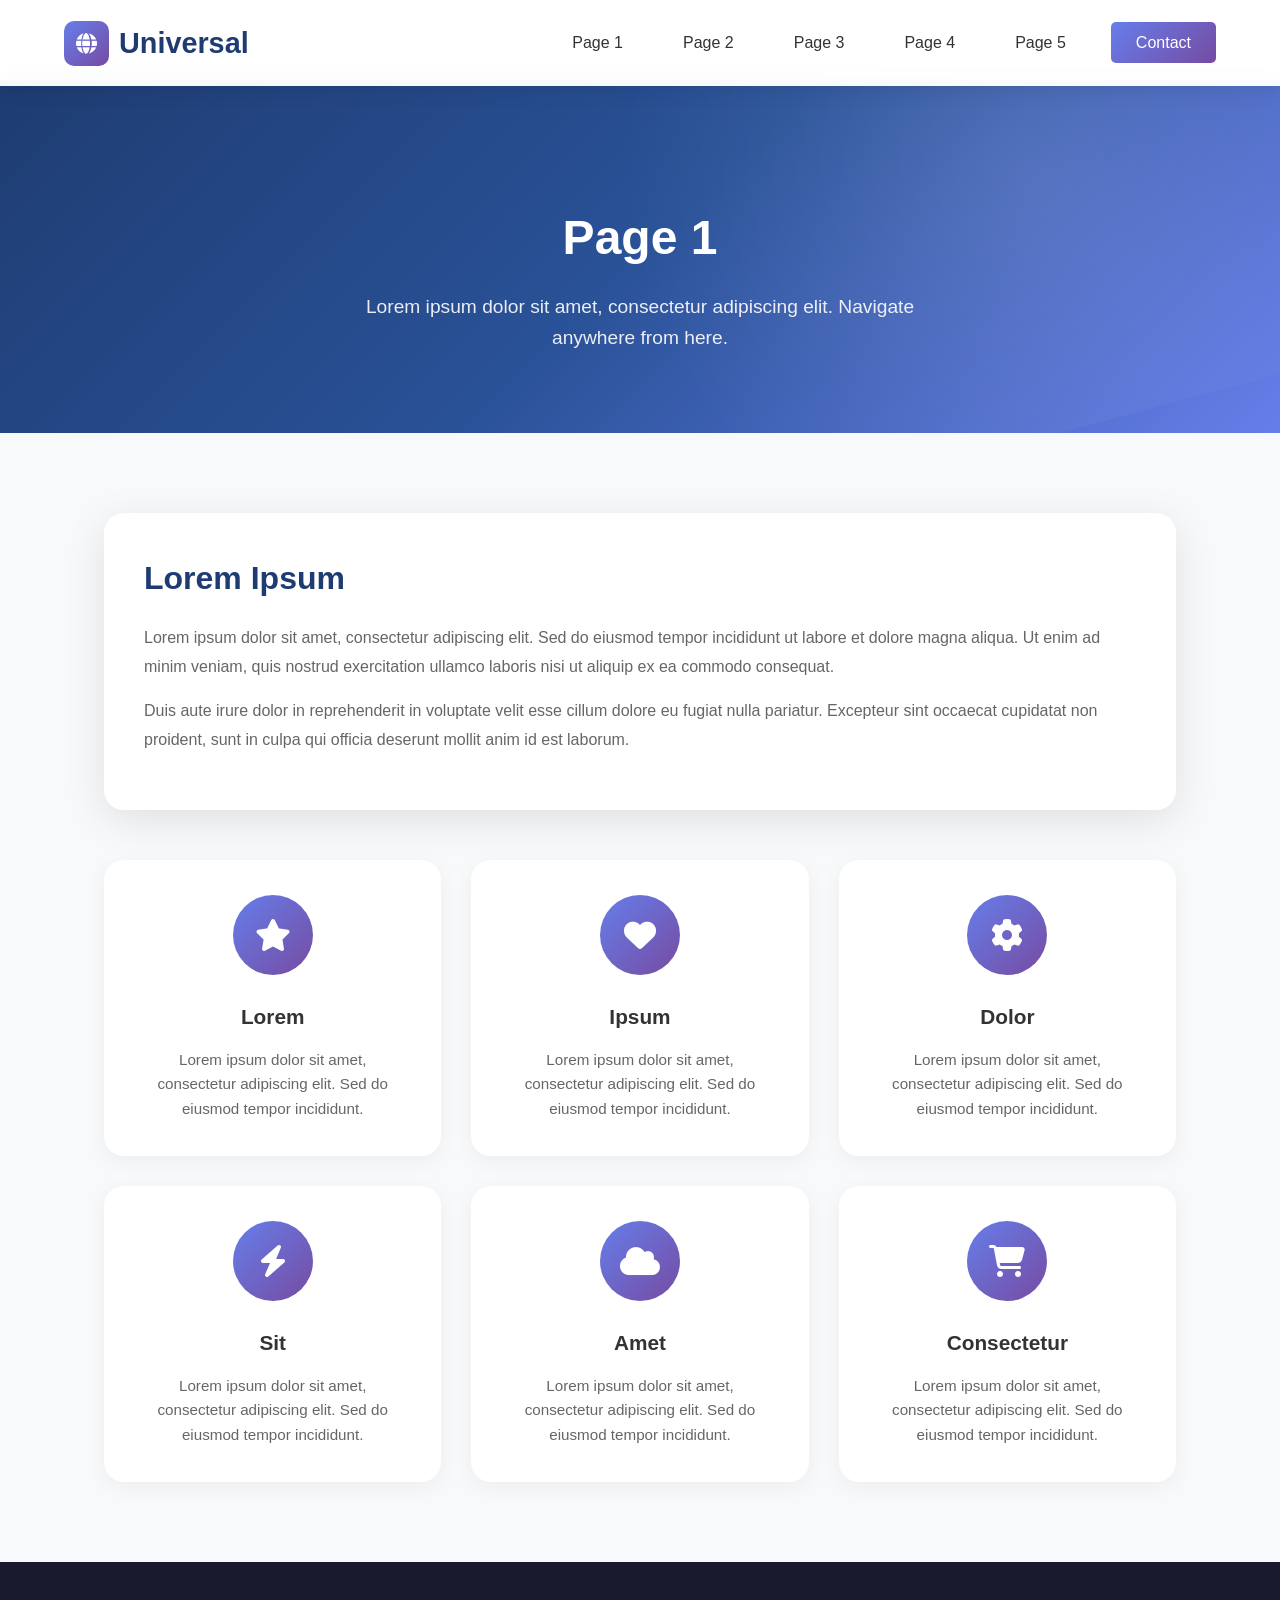
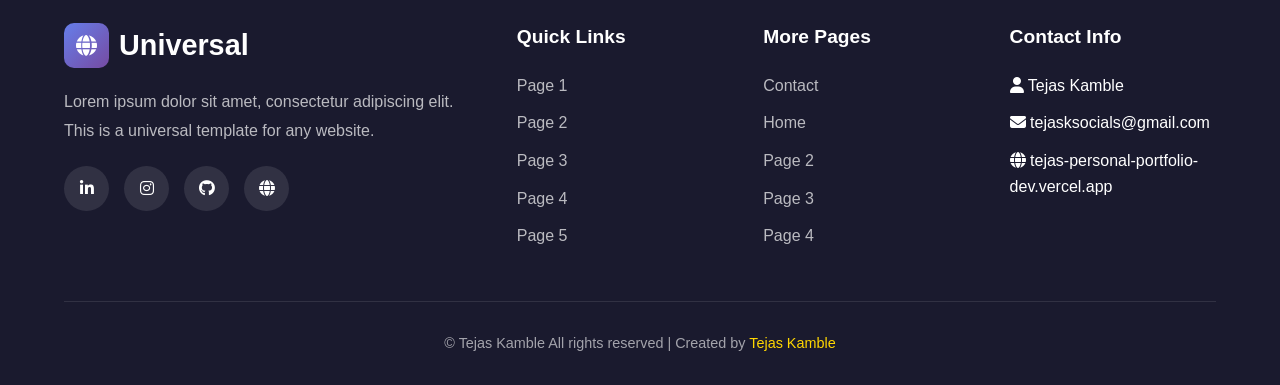
<file: index.html>
<!DOCTYPE html>
<html lang="en">
<head>
    <meta charset="UTF-8">
    <meta name="viewport" content="width=device-width, initial-scale=1.0">
    <title>Page 1 - Universal Template</title>
    <link rel="stylesheet" href="https://cdnjs.cloudflare.com/ajax/libs/font-awesome/6.4.0/css/all.min.css">
    <link rel="stylesheet" href="style.css">
</head>
<body>
    <!-- Navigation -->
    <nav>
        <a href="page1.html" class="logo">
            <div class="logo-icon">
                <i class="fas fa-globe"></i>
            </div>
            Universal
        </a>
        <ul class="nav-links">
            <li><a href="index.html">Page 1</a></li>
            <li><a href="about.html">Page 2</a></li>
            <li><a href="projects.html">Page 3</a></li>
            <li><a href="skills.html">Page 4</a></li>
            <li><a href="feedback.html">Page 5</a></li>
            <li><a href="contact.html" class="nav-btn">Contact</a></li>
        </ul>
        <div class="hamburger">
            <span></span>
            <span></span>
            <span></span>
        </div>
    </nav>

    <!-- Mobile Menu -->
    <div class="mobile-menu">
        <a href="index.html">Page 1</a>
        <a href="about.html">Page 2</a>
        <a href="projects.html">Page 3</a>
        <a href="skills.html">Page 4</a>
        <a href="feedback.html">Page 5</a>
        <a href="contact.html" class="nav-btn">Contact</a>
    </div>

    <!-- Main Content -->
    <main>
        <!-- Page Hero -->
        <section class="page-hero">
            <h1>Page 1</h1>
            <p>Lorem ipsum dolor sit amet, consectetur adipiscing elit. Navigate anywhere from here.</p>
        </section>

        <!-- Content Section -->
        <section class="content-section">
            <div class="content-card">
                <h2>Lorem Ipsum</h2>
                <p>Lorem ipsum dolor sit amet, consectetur adipiscing elit. Sed do eiusmod tempor incididunt ut labore et dolore magna aliqua. Ut enim ad minim veniam, quis nostrud exercitation ullamco laboris nisi ut aliquip ex ea commodo consequat.</p>
                <p>Duis aute irure dolor in reprehenderit in voluptate velit esse cillum dolore eu fugiat nulla pariatur. Excepteur sint occaecat cupidatat non proident, sunt in culpa qui officia deserunt mollit anim id est laborum.</p>
            </div>

            <div class="features-grid">
                <div class="feature-item">
                    <div class="feature-icon">
                        <i class="fas fa-star"></i>
                    </div>
                    <h3>Lorem</h3>
                    <p>Lorem ipsum dolor sit amet, consectetur adipiscing elit. Sed do eiusmod tempor incididunt.</p>
                </div>
                <div class="feature-item">
                    <div class="feature-icon">
                        <i class="fas fa-heart"></i>
                    </div>
                    <h3>Ipsum</h3>
                    <p>Lorem ipsum dolor sit amet, consectetur adipiscing elit. Sed do eiusmod tempor incididunt.</p>
                </div>
                <div class="feature-item">
                    <div class="feature-icon">
                        <i class="fas fa-cog"></i>
                    </div>
                    <h3>Dolor</h3>
                    <p>Lorem ipsum dolor sit amet, consectetur adipiscing elit. Sed do eiusmod tempor incididunt.</p>
                </div>
                <div class="feature-item">
                    <div class="feature-icon">
                        <i class="fas fa-bolt"></i>
                    </div>
                    <h3>Sit</h3>
                    <p>Lorem ipsum dolor sit amet, consectetur adipiscing elit. Sed do eiusmod tempor incididunt.</p>
                </div>
                <div class="feature-item">
                    <div class="feature-icon">
                        <i class="fas fa-cloud"></i>
                    </div>
                    <h3>Amet</h3>
                    <p>Lorem ipsum dolor sit amet, consectetur adipiscing elit. Sed do eiusmod tempor incididunt.</p>
                </div>
                <div class="feature-item">
                    <div class="feature-icon">
                        <i class="fas fa-shopping-cart"></i>
                    </div>
                    <h3>Consectetur</h3>
                    <p>Lorem ipsum dolor sit amet, consectetur adipiscing elit. Sed do eiusmod tempor incididunt.</p>
                </div>
            </div>
        </section>
    </main>

    <!-- Footer -->
    <footer>
        <div class="footer-grid">
            <div class="footer-about">
                <a href="page1.html" class="logo">
                    <div class="logo-icon">
                        <i class="fas fa-globe"></i>
                    </div>
                    Universal
                </a>
                <p>Lorem ipsum dolor sit amet, consectetur adipiscing elit. This is a universal template for any website.</p>
                <div class="footer-social">
                    <a href="https://www.linkedin.com/in/tejas-kamble-5342443b1?utm_source=share_via&utm_content=profile&utm_medium=member_android" target="_blank" rel="noopener noreferrer" title="LinkedIn"><i class="fab fa-linkedin-in"></i></a>
                    <a href="https://www.instagram.com/tejasworkspace_u1?igsh=MXRzcG55N3psbWxzbw==" target="_blank" rel="noopener noreferrer" title="Instagram"><i class="fab fa-instagram"></i></a>
                    <a href="https://github.com/tejasworkspacews1-ui" target="_blank" rel="noopener noreferrer" title="GitHub"><i class="fab fa-github"></i></a>
                    <a href="https://tejas-personal-portfolio-dev.vercel.app/" target="_blank" rel="noopener noreferrer" title="Website"><i class="fas fa-globe"></i></a>
                </div>
            </div>
            <div class="footer-column">
                <h4>Quick Links</h4>
                <ul>
                    <li><a href="page1.html">Page 1</a></li>
                    <li><a href="page2.html">Page 2</a></li>
                    <li><a href="page3.html">Page 3</a></li>
                    <li><a href="page4.html">Page 4</a></li>
                    <li><a href="page5.html">Page 5</a></li>
                </ul>
            </div>
            <div class="footer-column">
                <h4>More Pages</h4>
                <ul>
                    <li><a href="contact.html">Contact</a></li>
                    <li><a href="page1.html">Home</a></li>
                    <li><a href="page2.html">Page 2</a></li>
                    <li><a href="page3.html">Page 3</a></li>
                    <li><a href="page4.html">Page 4</a></li>
                </ul>
            </div>
            <div class="footer-column">
                <h4>Contact Info</h4>
                <ul>
                    <li><i class="fas fa-user"></i> Tejas Kamble</li>
                    <li><i class="fas fa-envelope"></i> tejasksocials@gmail.com</li>
                    <li><i class="fas fa-globe"></i> tejas-personal-portfolio-dev.vercel.app</li>
                </ul>
            </div>
        </div>
        <div class="footer-bottom">
            <p>&copy; Tejas Kamble All rights reserved | Created by <a href="https://tejas-personal-portfolio-dev.vercel.app/" target="_blank" rel="noopener noreferrer">Tejas Kamble</a></p>
        </div>
    </footer>

    <script src="script.js"></script>
</body>
</html>
</file>
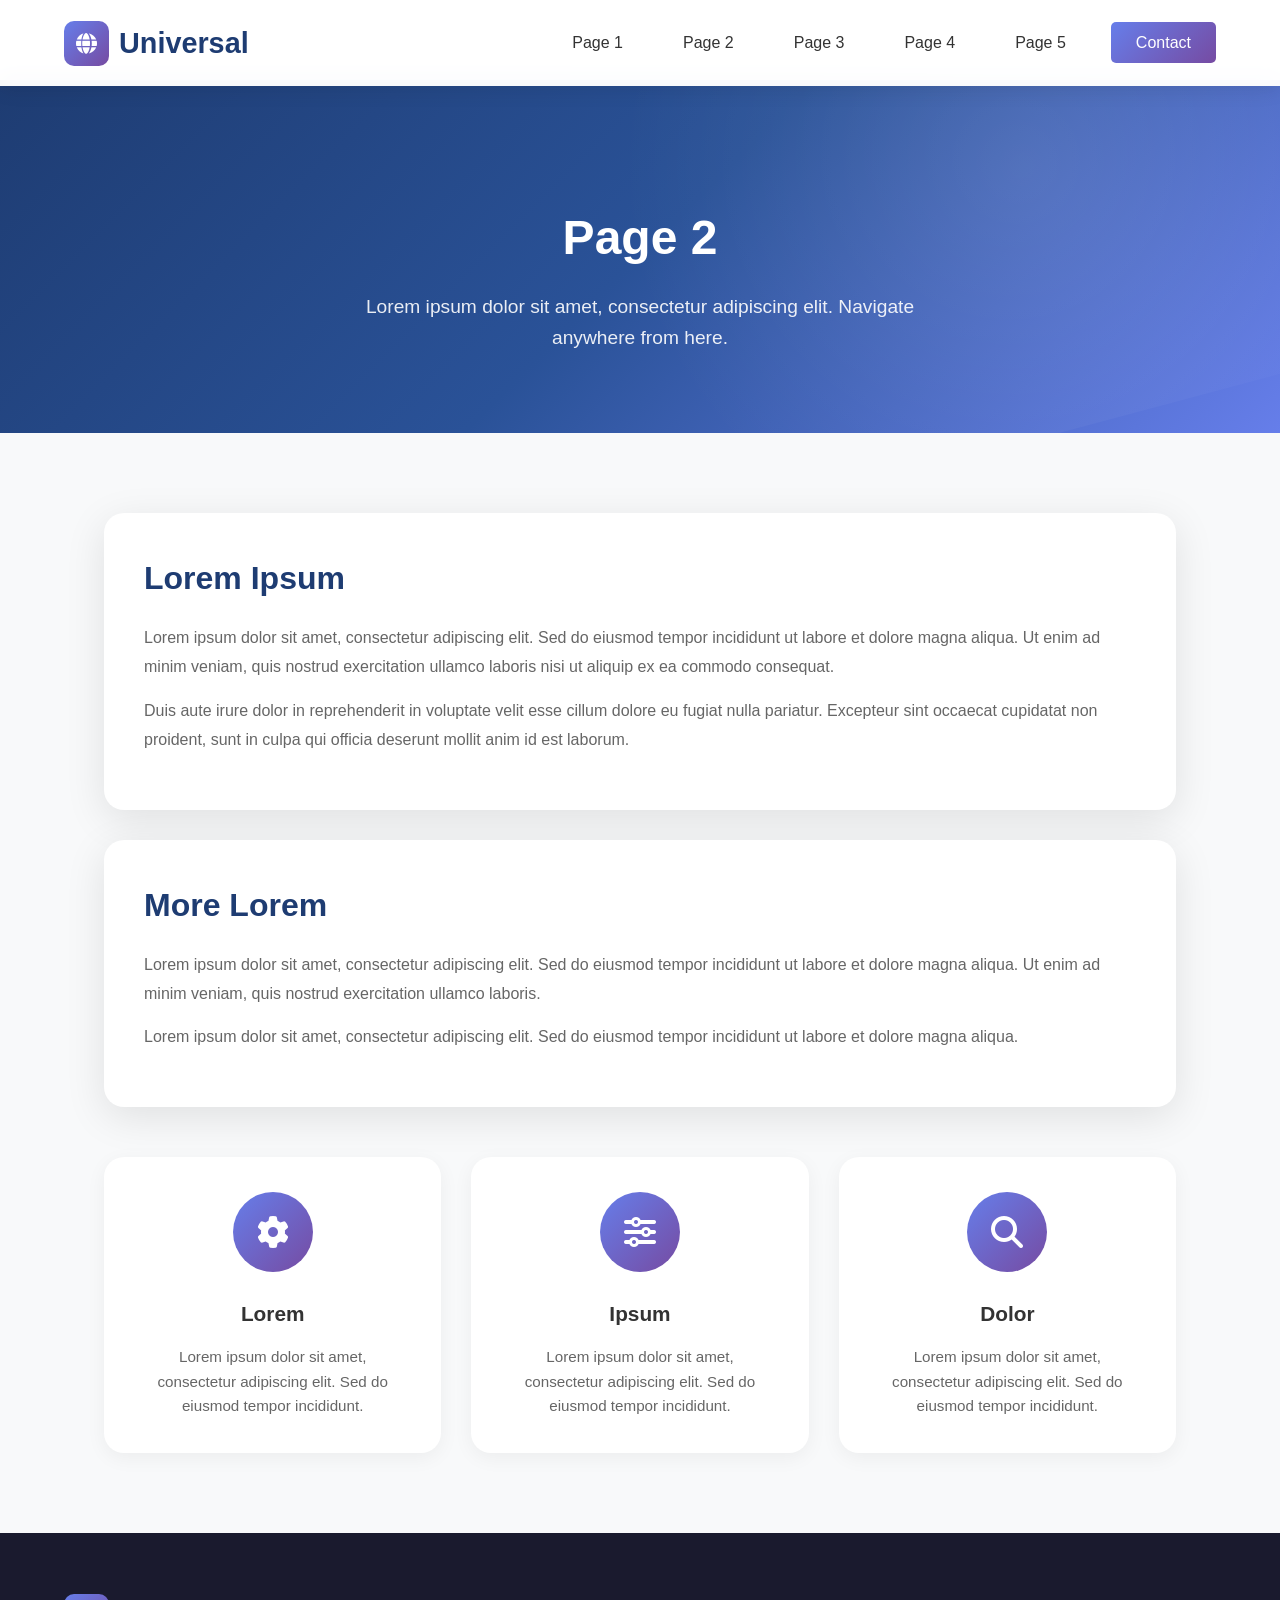
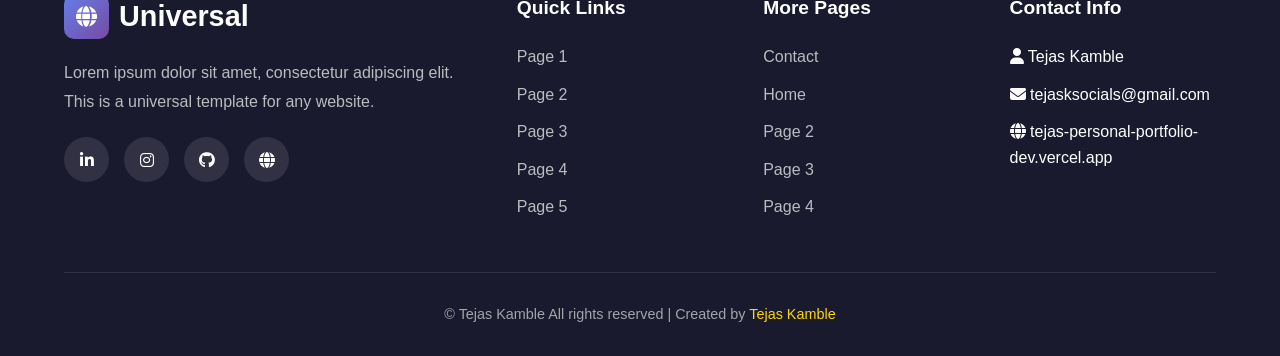
<file: about.html>
<!DOCTYPE html>
<html lang="en">
<head>
    <meta charset="UTF-8">
    <meta name="viewport" content="width=device-width, initial-scale=1.0">
    <title>Page 2 - Universal Template</title>
    <link rel="stylesheet" href="https://cdnjs.cloudflare.com/ajax/libs/font-awesome/6.4.0/css/all.min.css">
    <link rel="stylesheet" href="style.css">
</head>
<body>
    <!-- Navigation -->
    <nav>
        <a href="page1.html" class="logo">
            <div class="logo-icon">
                <i class="fas fa-globe"></i>
            </div>
            Universal
        </a>
        <ul class="nav-links">
           <li><a href="index.html">Page 1</a></li>
            <li><a href="about.html">Page 2</a></li>
            <li><a href="projects.html">Page 3</a></li>
            <li><a href="skills.html">Page 4</a></li>
            <li><a href="feedback.html">Page 5</a></li>
            <li><a href="contact.html" class="nav-btn">Contact</a></li>
        </ul>
        <div class="hamburger">
            <span></span>
            <span></span>
            <span></span>
        </div>
    </nav>

   <!-- Mobile Menu -->
    <div class="mobile-menu">
        <a href="index.html">Page 1</a>
        <a href="about.html">Page 2</a>
        <a href="projects.html">Page 3</a>
        <a href="skills.html">Page 4</a>
        <a href="feedback.html">Page 5</a>
        <a href="contact.html" class="nav-btn">Contact</a>
    </div>
    
    <!-- Main Content -->
    <main>
        <!-- Page Hero -->
        <section class="page-hero">
            <h1>Page 2</h1>
            <p>Lorem ipsum dolor sit amet, consectetur adipiscing elit. Navigate anywhere from here.</p>
        </section>

        <!-- Content Section -->
        <section class="content-section">
            <div class="content-card">
                <h2>Lorem Ipsum</h2>
                <p>Lorem ipsum dolor sit amet, consectetur adipiscing elit. Sed do eiusmod tempor incididunt ut labore et dolore magna aliqua. Ut enim ad minim veniam, quis nostrud exercitation ullamco laboris nisi ut aliquip ex ea commodo consequat.</p>
                <p>Duis aute irure dolor in reprehenderit in voluptate velit esse cillum dolore eu fugiat nulla pariatur. Excepteur sint occaecat cupidatat non proident, sunt in culpa qui officia deserunt mollit anim id est laborum.</p>
            </div>

            <div class="content-card">
                <h2>More Lorem</h2>
                <p>Lorem ipsum dolor sit amet, consectetur adipiscing elit. Sed do eiusmod tempor incididunt ut labore et dolore magna aliqua. Ut enim ad minim veniam, quis nostrud exercitation ullamco laboris.</p>
                <p>Lorem ipsum dolor sit amet, consectetur adipiscing elit. Sed do eiusmod tempor incididunt ut labore et dolore magna aliqua.</p>
            </div>

            <div class="features-grid">
                <div class="feature-item">
                    <div class="feature-icon">
                        <i class="fas fa-cog"></i>
                    </div>
                    <h3>Lorem</h3>
                    <p>Lorem ipsum dolor sit amet, consectetur adipiscing elit. Sed do eiusmod tempor incididunt.</p>
                </div>
                <div class="feature-item">
                    <div class="feature-icon">
                        <i class="fas fa-sliders-h"></i>
                    </div>
                    <h3>Ipsum</h3>
                    <p>Lorem ipsum dolor sit amet, consectetur adipiscing elit. Sed do eiusmod tempor incididunt.</p>
                </div>
                <div class="feature-item">
                    <div class="feature-icon">
                        <i class="fas fa-search"></i>
                    </div>
                    <h3>Dolor</h3>
                    <p>Lorem ipsum dolor sit amet, consectetur adipiscing elit. Sed do eiusmod tempor incididunt.</p>
                </div>
            </div>
        </section>
    </main>

    <!-- Footer -->
    <footer>
        <div class="footer-grid">
            <div class="footer-about">
                <a href="page1.html" class="logo">
                    <div class="logo-icon">
                        <i class="fas fa-globe"></i>
                    </div>
                    Universal
                </a>
                <p>Lorem ipsum dolor sit amet, consectetur adipiscing elit. This is a universal template for any website.</p>
                <div class="footer-social">
                    <a href="https://www.linkedin.com/in/tejas-kamble-5342443b1?utm_source=share_via&utm_content=profile&utm_medium=member_android" target="_blank" rel="noopener noreferrer" title="LinkedIn"><i class="fab fa-linkedin-in"></i></a>
                    <a href="https://www.instagram.com/tejasworkspace_u1?igsh=MXRzcG55N3psbWxzbw==" target="_blank" rel="noopener noreferrer" title="Instagram"><i class="fab fa-instagram"></i></a>
                    <a href="https://github.com/tejasworkspacews1-ui" target="_blank" rel="noopener noreferrer" title="GitHub"><i class="fab fa-github"></i></a>
                    <a href="https://tejas-personal-portfolio-dev.vercel.app/" target="_blank" rel="noopener noreferrer" title="Website"><i class="fas fa-globe"></i></a>
                </div>
            </div>
            <div class="footer-column">
                <h4>Quick Links</h4>
                <ul>
                    <li><a href="page1.html">Page 1</a></li>
                    <li><a href="page2.html">Page 2</a></li>
                    <li><a href="page3.html">Page 3</a></li>
                    <li><a href="page4.html">Page 4</a></li>
                    <li><a href="page5.html">Page 5</a></li>
                </ul>
            </div>
            <div class="footer-column">
                <h4>More Pages</h4>
                <ul>
                    <li><a href="contact.html">Contact</a></li>
                    <li><a href="page1.html">Home</a></li>
                    <li><a href="page2.html">Page 2</a></li>
                    <li><a href="page3.html">Page 3</a></li>
                    <li><a href="page4.html">Page 4</a></li>
                </ul>
            </div>
            <div class="footer-column">
                <h4>Contact Info</h4>
                <ul>
                    <li><i class="fas fa-user"></i> Tejas Kamble</li>
                    <li><i class="fas fa-envelope"></i> tejasksocials@gmail.com</li>
                    <li><i class="fas fa-globe"></i> tejas-personal-portfolio-dev.vercel.app</li>
                </ul>
            </div>
        </div>
        <div class="footer-bottom">
            <p>&copy; Tejas Kamble All rights reserved | Created by <a href="https://tejas-personal-portfolio-dev.vercel.app/" target="_blank" rel="noopener noreferrer">Tejas Kamble</a></p>
        </div>
    </footer>

    <script src="script.js"></script>
</body>
</html>
</file>
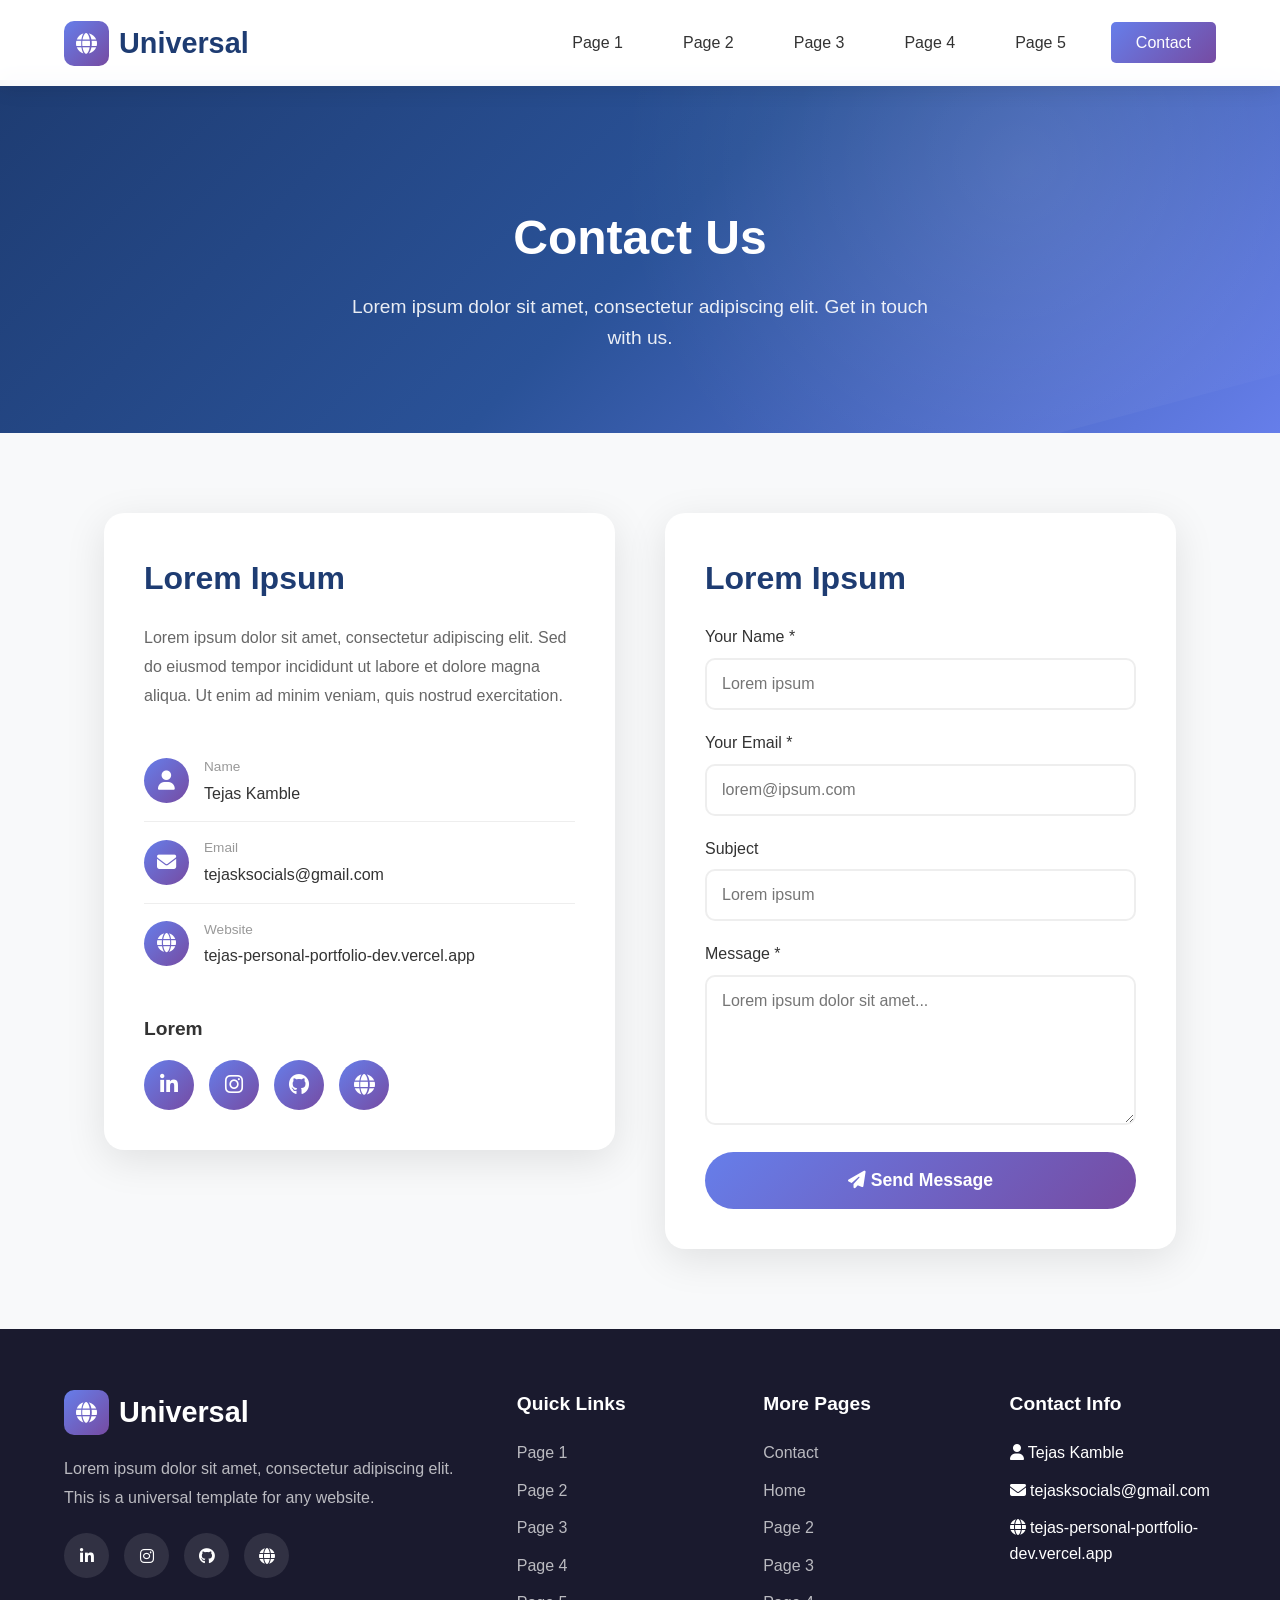
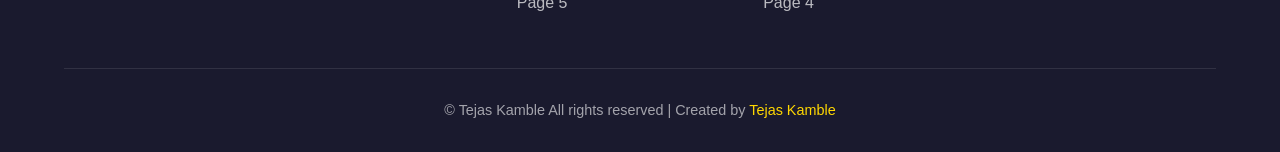
<file: contact.html>
<!DOCTYPE html>
<html lang="en">
<head>
    <meta charset="UTF-8">
    <meta name="viewport" content="width=device-width, initial-scale=1.0">
    <title>Contact - Universal Template</title>
    <link rel="stylesheet" href="https://cdnjs.cloudflare.com/ajax/libs/font-awesome/6.4.0/css/all.min.css">
    <link rel="stylesheet" href="style.css">
</head>
<body>
    <!-- Navigation -->
    <nav>
        <a href="page1.html" class="logo">
            <div class="logo-icon">
                <i class="fas fa-globe"></i>
            </div>
            Universal
        </a>
        <ul class="nav-links">
            <li><a href="index.html">Page 1</a></li>
            <li><a href="about.html">Page 2</a></li>
            <li><a href="projects.html">Page 3</a></li>
            <li><a href="skills.html">Page 4</a></li>
            <li><a href="feedback.html">Page 5</a></li>
            <li><a href="contact.html" class="nav-btn">Contact</a></li>
        </ul>
        <div class="hamburger">
            <span></span>
            <span></span>
            <span></span>
        </div>
    </nav>

    <!-- Mobile Menu -->
    <div class="mobile-menu">
        <a href="index.html">Page 1</a>
        <a href="about.html">Page 2</a>
        <a href="projects.html">Page 3</a>
        <a href="skills.html">Page 4</a>
        <a href="feedback.html">Page 5</a>
        <a href="contact.html" class="nav-btn">Contact</a>
    </div>

    <!-- Main Content -->
    <main>
        <!-- Page Hero -->
        <section class="page-hero">
            <h1>Contact Us</h1>
            <p>Lorem ipsum dolor sit amet, consectetur adipiscing elit. Get in touch with us.</p>
        </section>

        <!-- Contact Section -->
        <section class="content-section">
            <div class="contact-container">
                <!-- Contact Info -->
                <div class="contact-info">
                    <h2>Lorem Ipsum</h2>
                    <p>Lorem ipsum dolor sit amet, consectetur adipiscing elit. Sed do eiusmod tempor incididunt ut labore et dolore magna aliqua. Ut enim ad minim veniam, quis nostrud exercitation.</p>
                    
                    <ul class="contact-details">
                        <li>
                            <i class="fas fa-user"></i>
                            <div class="info-text">
                                <div class="info-label">Name</div>
                                <div class="info-value">Tejas Kamble</div>
                            </div>
                        </li>
                        <li>
                            <i class="fas fa-envelope"></i>
                            <div class="info-text">
                                <div class="info-label">Email</div>
                                <div class="info-value">tejasksocials@gmail.com</div>
                            </div>
                        </li>
                        <li>
                            <i class="fas fa-globe"></i>
                            <div class="info-text">
                                <div class="info-label">Website</div>
                                <div class="info-value">tejas-personal-portfolio-dev.vercel.app</div>
                            </div>
                        </li>
                    </ul>

                    <div class="social-links-section">
                        <h3>Lorem</h3>
                        <div class="social-icons">
                            <a href="https://www.linkedin.com/in/tejas-kamble-5342443b1?utm_source=share_via&utm_content=profile&utm_medium=member_android" target="_blank" rel="noopener noreferrer" title="LinkedIn">
                                <i class="fab fa-linkedin-in"></i>
                            </a>
                            <a href="https://www.instagram.com/tejasworkspace_u1?igsh=MXRzcG55N3psbWxzbw==" target="_blank" rel="noopener noreferrer" title="Instagram">
                                <i class="fab fa-instagram"></i>
                            </a>
                            <a href="https://github.com/tejasworkspacews1-ui" target="_blank" rel="noopener noreferrer" title="GitHub">
                                <i class="fab fa-github"></i>
                            </a>
                            <a href="https://tejas-personal-portfolio-dev.vercel.app/" target="_blank" rel="noopener noreferrer" title="Website">
                                <i class="fas fa-globe"></i>
                            </a>
                        </div>
                    </div>
                </div>

                <!-- Contact Form -->
                <div class="contact-form">
                    <h2>Lorem Ipsum</h2>
                    <form id="contactForm">
                        <div class="form-group">
                            <label for="name">Your Name *</label>
                            <input type="text" id="name" name="name" required placeholder="Lorem ipsum">
                        </div>
                        <div class="form-group">
                            <label for="email">Your Email *</label>
                            <input type="email" id="email" name="email" required placeholder="lorem@ipsum.com">
                        </div>
                        <div class="form-group">
                            <label for="subject">Subject</label>
                            <input type="text" id="subject" name="subject" placeholder="Lorem ipsum">
                        </div>
                        <div class="form-group">
                            <label for="message">Message *</label>
                            <textarea id="message" name="message" required placeholder="Lorem ipsum dolor sit amet..."></textarea>
                        </div>
                        <button type="submit" class="submit-btn">
                            <i class="fas fa-paper-plane"></i> Send Message
                        </button>
                    </form>
                </div>
            </div>
        </section>
    </main>

    <!-- Footer -->
    <footer>
        <div class="footer-grid">
            <div class="footer-about">
                <a href="page1.html" class="logo">
                    <div class="logo-icon">
                        <i class="fas fa-globe"></i>
                    </div>
                    Universal
                </a>
                <p>Lorem ipsum dolor sit amet, consectetur adipiscing elit. This is a universal template for any website.</p>
                <div class="footer-social">
                    <a href="https://www.linkedin.com/in/tejas-kamble-5342443b1?utm_source=share_via&utm_content=profile&utm_medium=member_android" target="_blank" rel="noopener noreferrer" title="LinkedIn"><i class="fab fa-linkedin-in"></i></a>
                    <a href="https://www.instagram.com/tejasworkspace_u1?igsh=MXRzcG55N3psbWxzbw==" target="_blank" rel="noopener noreferrer" title="Instagram"><i class="fab fa-instagram"></i></a>
                    <a href="https://github.com/tejasworkspacews1-ui" target="_blank" rel="noopener noreferrer" title="GitHub"><i class="fab fa-github"></i></a>
                    <a href="https://tejas-personal-portfolio-dev.vercel.app/" target="_blank" rel="noopener noreferrer" title="Website"><i class="fas fa-globe"></i></a>
                </div>
            </div>
            <div class="footer-column">
                <h4>Quick Links</h4>
                <ul>
                    <li><a href="page1.html">Page 1</a></li>
                    <li><a href="page2.html">Page 2</a></li>
                    <li><a href="page3.html">Page 3</a></li>
                    <li><a href="page4.html">Page 4</a></li>
                    <li><a href="page5.html">Page 5</a></li>
                </ul>
            </div>
            <div class="footer-column">
                <h4>More Pages</h4>
                <ul>
                    <li><a href="contact.html">Contact</a></li>
                    <li><a href="page1.html">Home</a></li>
                    <li><a href="page2.html">Page 2</a></li>
                    <li><a href="page3.html">Page 3</a></li>
                    <li><a href="page4.html">Page 4</a></li>
                </ul>
            </div>
            <div class="footer-column">
                <h4>Contact Info</h4>
                <ul>
                    <li><i class="fas fa-user"></i> Tejas Kamble</li>
                    <li><i class="fas fa-envelope"></i> tejasksocials@gmail.com</li>
                    <li><i class="fas fa-globe"></i> tejas-personal-portfolio-dev.vercel.app</li>
                </ul>
            </div>
        </div>
        <div class="footer-bottom">
            <p>&copy; Tejas Kamble All rights reserved | Created by <a href="https://tejas-personal-portfolio-dev.vercel.app/" target="_blank" rel="noopener noreferrer">Tejas Kamble</a></p>
        </div>
    </footer>

    <script src="script.js"></script>
</body>
</html>
</file>
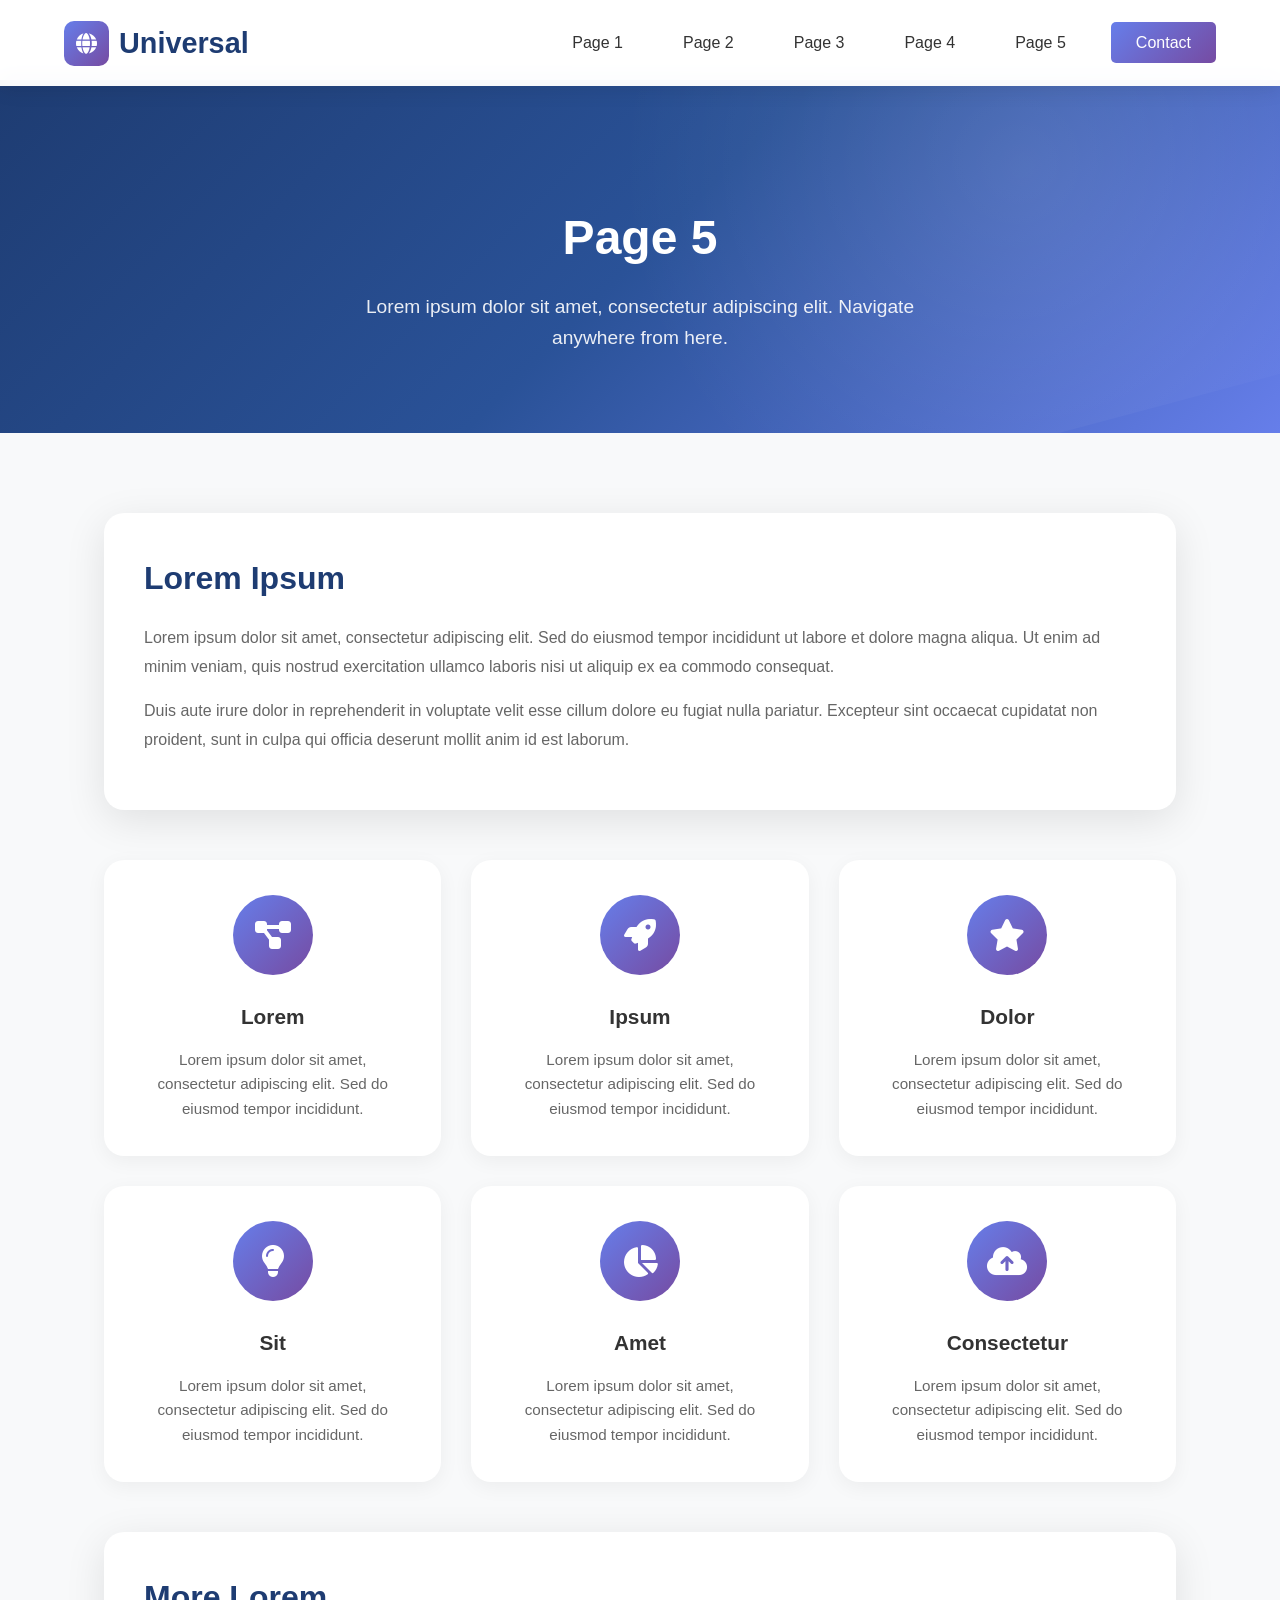
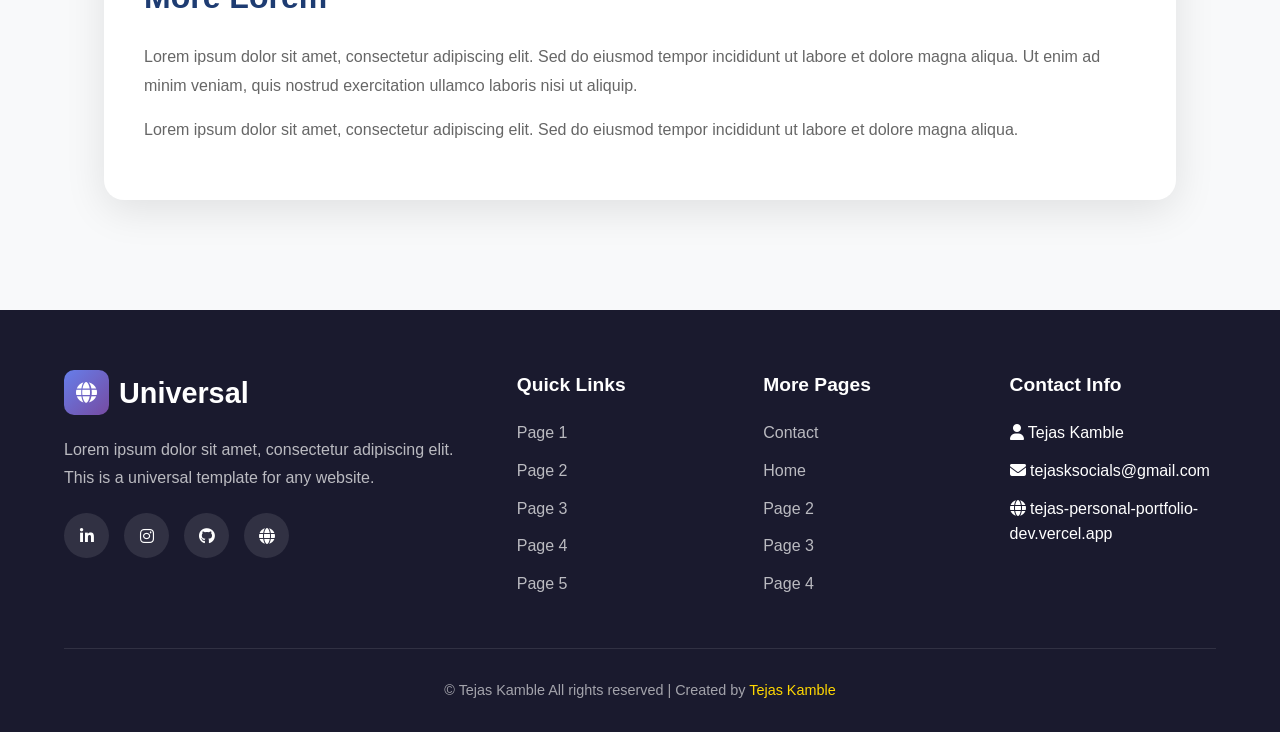
<file: feedback.html>
<!DOCTYPE html>
<html lang="en">
<head>
    <meta charset="UTF-8">
    <meta name="viewport" content="width=device-width, initial-scale=1.0">
    <title>Page 5 - Universal Template</title>
    <link rel="stylesheet" href="https://cdnjs.cloudflare.com/ajax/libs/font-awesome/6.4.0/css/all.min.css">
    <link rel="stylesheet" href="style.css">
</head>
<body>
    <!-- Navigation -->
    <nav>
        <a href="page1.html" class="logo">
            <div class="logo-icon">
                <i class="fas fa-globe"></i>
            </div>
            Universal
        </a>
        <ul class="nav-links">
           <li><a href="index.html">Page 1</a></li>
            <li><a href="about.html">Page 2</a></li>
            <li><a href="projects.html">Page 3</a></li>
            <li><a href="skills.html">Page 4</a></li>
            <li><a href="feedback.html">Page 5</a></li>
            <li><a href="contact.html" class="nav-btn">Contact</a></li>
        </ul>
        <div class="hamburger">
            <span></span>
            <span></span>
            <span></span>
        </div>
    </nav>

    <!-- Mobile Menu -->
    <div class="mobile-menu">
        <a href="index.html">Page 1</a>
        <a href="about.html">Page 2</a>
        <a href="projects.html">Page 3</a>
        <a href="skills.html">Page 4</a>
        <a href="feedback.html">Page 5</a>
        <a href="contact.html" class="nav-btn">Contact</a>
    </div>

    <!-- Main Content -->
    <main>
        <!-- Page Hero -->
        <section class="page-hero">
            <h1>Page 5</h1>
            <p>Lorem ipsum dolor sit amet, consectetur adipiscing elit. Navigate anywhere from here.</p>
        </section>

        <!-- Content Section -->
        <section class="content-section">
            <div class="content-card">
                <h2>Lorem Ipsum</h2>
                <p>Lorem ipsum dolor sit amet, consectetur adipiscing elit. Sed do eiusmod tempor incididunt ut labore et dolore magna aliqua. Ut enim ad minim veniam, quis nostrud exercitation ullamco laboris nisi ut aliquip ex ea commodo consequat.</p>
                <p>Duis aute irure dolor in reprehenderit in voluptate velit esse cillum dolore eu fugiat nulla pariatur. Excepteur sint occaecat cupidatat non proident, sunt in culpa qui officia deserunt mollit anim id est laborum.</p>
            </div>

            <div class="features-grid">
                <div class="feature-item">
                    <div class="feature-icon">
                        <i class="fas fa-project-diagram"></i>
                    </div>
                    <h3>Lorem</h3>
                    <p>Lorem ipsum dolor sit amet, consectetur adipiscing elit. Sed do eiusmod tempor incididunt.</p>
                </div>
                <div class="feature-item">
                    <div class="feature-icon">
                        <i class="fas fa-rocket"></i>
                    </div>
                    <h3>Ipsum</h3>
                    <p>Lorem ipsum dolor sit amet, consectetur adipiscing elit. Sed do eiusmod tempor incididunt.</p>
                </div>
                <div class="feature-item">
                    <div class="feature-icon">
                        <i class="fas fa-star"></i>
                    </div>
                    <h3>Dolor</h3>
                    <p>Lorem ipsum dolor sit amet, consectetur adipiscing elit. Sed do eiusmod tempor incididunt.</p>
                </div>
                <div class="feature-item">
                    <div class="feature-icon">
                        <i class="fas fa-lightbulb"></i>
                    </div>
                    <h3>Sit</h3>
                    <p>Lorem ipsum dolor sit amet, consectetur adipiscing elit. Sed do eiusmod tempor incididunt.</p>
                </div>
                <div class="feature-item">
                    <div class="feature-icon">
                        <i class="fas fa-chart-pie"></i>
                    </div>
                    <h3>Amet</h3>
                    <p>Lorem ipsum dolor sit amet, consectetur adipiscing elit. Sed do eiusmod tempor incididunt.</p>
                </div>
                <div class="feature-item">
                    <div class="feature-icon">
                        <i class="fas fa-cloud-upload"></i>
                    </div>
                    <h3>Consectetur</h3>
                    <p>Lorem ipsum dolor sit amet, consectetur adipiscing elit. Sed do eiusmod tempor incididunt.</p>
                </div>
            </div>

            <div class="content-card" style="margin-top: 50px;">
                <h2>More Lorem</h2>
                <p>Lorem ipsum dolor sit amet, consectetur adipiscing elit. Sed do eiusmod tempor incididunt ut labore et dolore magna aliqua. Ut enim ad minim veniam, quis nostrud exercitation ullamco laboris nisi ut aliquip.</p>
                <p>Lorem ipsum dolor sit amet, consectetur adipiscing elit. Sed do eiusmod tempor incididunt ut labore et dolore magna aliqua.</p>
            </div>
        </section>
    </main>

    <!-- Footer -->
    <footer>
        <div class="footer-grid">
            <div class="footer-about">
                <a href="page1.html" class="logo">
                    <div class="logo-icon">
                        <i class="fas fa-globe"></i>
                    </div>
                    Universal
                </a>
                <p>Lorem ipsum dolor sit amet, consectetur adipiscing elit. This is a universal template for any website.</p>
                <div class="footer-social">
                    <a href="https://www.linkedin.com/in/tejas-kamble-5342443b1?utm_source=share_via&utm_content=profile&utm_medium=member_android" target="_blank" rel="noopener noreferrer" title="LinkedIn"><i class="fab fa-linkedin-in"></i></a>
                    <a href="https://www.instagram.com/tejasworkspace_u1?igsh=MXRzcG55N3psbWxzbw==" target="_blank" rel="noopener noreferrer" title="Instagram"><i class="fab fa-instagram"></i></a>
                    <a href="https://github.com/tejasworkspacews1-ui" target="_blank" rel="noopener noreferrer" title="GitHub"><i class="fab fa-github"></i></a>
                    <a href="https://tejas-personal-portfolio-dev.vercel.app/" target="_blank" rel="noopener noreferrer" title="Website"><i class="fas fa-globe"></i></a>
                </div>
            </div>
            <div class="footer-column">
                <h4>Quick Links</h4>
                <ul>
                    <li><a href="page1.html">Page 1</a></li>
                    <li><a href="page2.html">Page 2</a></li>
                    <li><a href="page3.html">Page 3</a></li>
                    <li><a href="page4.html">Page 4</a></li>
                    <li><a href="page5.html">Page 5</a></li>
                </ul>
            </div>
            <div class="footer-column">
                <h4>More Pages</h4>
                <ul>
                    <li><a href="contact.html">Contact</a></li>
                    <li><a href="page1.html">Home</a></li>
                    <li><a href="page2.html">Page 2</a></li>
                    <li><a href="page3.html">Page 3</a></li>
                    <li><a href="page4.html">Page 4</a></li>
                </ul>
            </div>
            <div class="footer-column">
                <h4>Contact Info</h4>
                <ul>
                    <li><i class="fas fa-user"></i> Tejas Kamble</li>
                    <li><i class="fas fa-envelope"></i> tejasksocials@gmail.com</li>
                    <li><i class="fas fa-globe"></i> tejas-personal-portfolio-dev.vercel.app</li>
                </ul>
            </div>
        </div>
        <div class="footer-bottom">
            <p>&copy; Tejas Kamble All rights reserved | Created by <a href="https://tejas-personal-portfolio-dev.vercel.app/" target="_blank" rel="noopener noreferrer">Tejas Kamble</a></p>
        </div>
    </footer>

    <script src="script.js"></script>
</body>
</html>
</file>
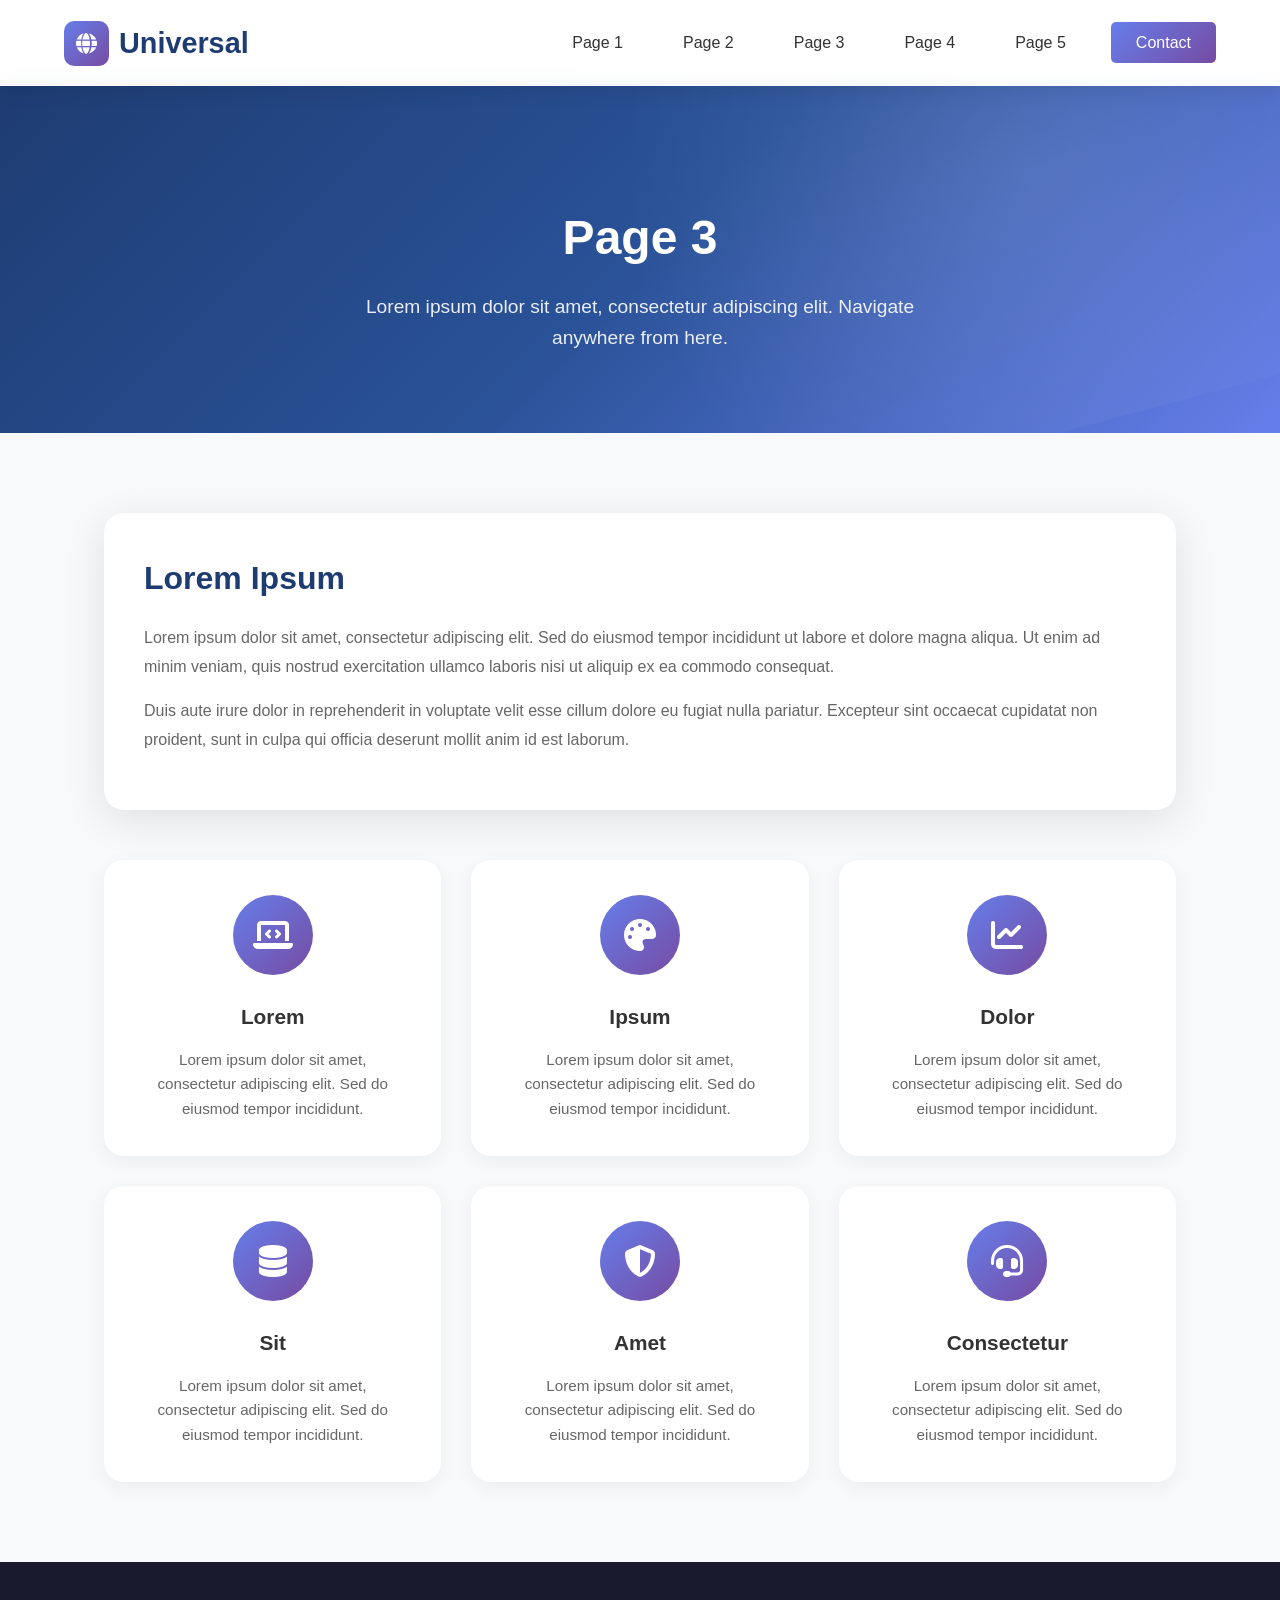
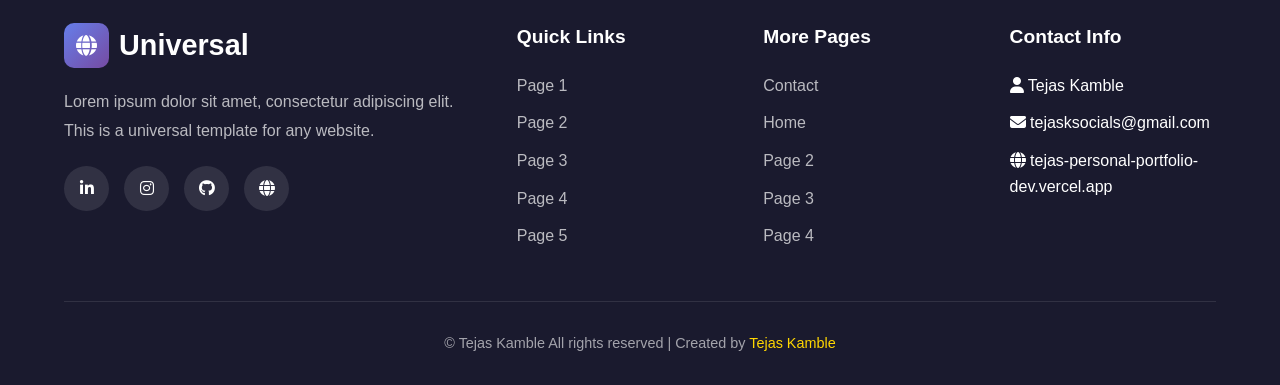
<file: projects.html>
<!DOCTYPE html>
<html lang="en">
<head>
    <meta charset="UTF-8">
    <meta name="viewport" content="width=device-width, initial-scale=1.0">
    <title>Page 3 - Universal Template</title>
    <link rel="stylesheet" href="https://cdnjs.cloudflare.com/ajax/libs/font-awesome/6.4.0/css/all.min.css">
    <link rel="stylesheet" href="style.css">
</head>
<body>
    <!-- Navigation -->
    <nav>
        <a href="page1.html" class="logo">
            <div class="logo-icon">
                <i class="fas fa-globe"></i>
            </div>
            Universal
        </a>
        <ul class="nav-links">
           <li><a href="index.html">Page 1</a></li>
            <li><a href="about.html">Page 2</a></li>
            <li><a href="projects.html">Page 3</a></li>
            <li><a href="skills.html">Page 4</a></li>
            <li><a href="feedback.html">Page 5</a></li>
            <li><a href="contact.html" class="nav-btn">Contact</a></li>
        </ul>
        <div class="hamburger">
            <span></span>
            <span></span>
            <span></span>
        </div>
    </nav>

   <!-- Mobile Menu -->
    <div class="mobile-menu">
        <a href="index.html">Page 1</a>
        <a href="about.html">Page 2</a>
        <a href="projects.html">Page 3</a>
        <a href="skills.html">Page 4</a>
        <a href="feedback.html">Page 5</a>
        <a href="contact.html" class="nav-btn">Contact</a>
    </div>

    <!-- Main Content -->
    <main>
        <!-- Page Hero -->
        <section class="page-hero">
            <h1>Page 3</h1>
            <p>Lorem ipsum dolor sit amet, consectetur adipiscing elit. Navigate anywhere from here.</p>
        </section>

        <!-- Content Section -->
        <section class="content-section">
            <div class="content-card">
                <h2>Lorem Ipsum</h2>
                <p>Lorem ipsum dolor sit amet, consectetur adipiscing elit. Sed do eiusmod tempor incididunt ut labore et dolore magna aliqua. Ut enim ad minim veniam, quis nostrud exercitation ullamco laboris nisi ut aliquip ex ea commodo consequat.</p>
                <p>Duis aute irure dolor in reprehenderit in voluptate velit esse cillum dolore eu fugiat nulla pariatur. Excepteur sint occaecat cupidatat non proident, sunt in culpa qui officia deserunt mollit anim id est laborum.</p>
            </div>

            <div class="features-grid">
                <div class="feature-item">
                    <div class="feature-icon">
                        <i class="fas fa-laptop-code"></i>
                    </div>
                    <h3>Lorem</h3>
                    <p>Lorem ipsum dolor sit amet, consectetur adipiscing elit. Sed do eiusmod tempor incididunt.</p>
                </div>
                <div class="feature-item">
                    <div class="feature-icon">
                        <i class="fas fa-palette"></i>
                    </div>
                    <h3>Ipsum</h3>
                    <p>Lorem ipsum dolor sit amet, consectetur adipiscing elit. Sed do eiusmod tempor incididunt.</p>
                </div>
                <div class="feature-item">
                    <div class="feature-icon">
                        <i class="fas fa-chart-line"></i>
                    </div>
                    <h3>Dolor</h3>
                    <p>Lorem ipsum dolor sit amet, consectetur adipiscing elit. Sed do eiusmod tempor incididunt.</p>
                </div>
                <div class="feature-item">
                    <div class="feature-icon">
                        <i class="fas fa-database"></i>
                    </div>
                    <h3>Sit</h3>
                    <p>Lorem ipsum dolor sit amet, consectetur adipiscing elit. Sed do eiusmod tempor incididunt.</p>
                </div>
                <div class="feature-item">
                    <div class="feature-icon">
                        <i class="fas fa-shield-alt"></i>
                    </div>
                    <h3>Amet</h3>
                    <p>Lorem ipsum dolor sit amet, consectetur adipiscing elit. Sed do eiusmod tempor incididunt.</p>
                </div>
                <div class="feature-item">
                    <div class="feature-icon">
                        <i class="fas fa-headset"></i>
                    </div>
                    <h3>Consectetur</h3>
                    <p>Lorem ipsum dolor sit amet, consectetur adipiscing elit. Sed do eiusmod tempor incididunt.</p>
                </div>
            </div>
        </section>
    </main>

    <!-- Footer -->
    <footer>
        <div class="footer-grid">
            <div class="footer-about">
                <a href="page1.html" class="logo">
                    <div class="logo-icon">
                        <i class="fas fa-globe"></i>
                    </div>
                    Universal
                </a>
                <p>Lorem ipsum dolor sit amet, consectetur adipiscing elit. This is a universal template for any website.</p>
                <div class="footer-social">
                    <a href="https://www.linkedin.com/in/tejas-kamble-5342443b1?utm_source=share_via&utm_content=profile&utm_medium=member_android" target="_blank" rel="noopener noreferrer" title="LinkedIn"><i class="fab fa-linkedin-in"></i></a>
                    <a href="https://www.instagram.com/tejasworkspace_u1?igsh=MXRzcG55N3psbWxzbw==" target="_blank" rel="noopener noreferrer" title="Instagram"><i class="fab fa-instagram"></i></a>
                    <a href="https://github.com/tejasworkspacews1-ui" target="_blank" rel="noopener noreferrer" title="GitHub"><i class="fab fa-github"></i></a>
                    <a href="https://tejas-personal-portfolio-dev.vercel.app/" target="_blank" rel="noopener noreferrer" title="Website"><i class="fas fa-globe"></i></a>
                </div>
            </div>
            <div class="footer-column">
                <h4>Quick Links</h4>
                <ul>
                    <li><a href="page1.html">Page 1</a></li>
                    <li><a href="page2.html">Page 2</a></li>
                    <li><a href="page3.html">Page 3</a></li>
                    <li><a href="page4.html">Page 4</a></li>
                    <li><a href="page5.html">Page 5</a></li>
                </ul>
            </div>
            <div class="footer-column">
                <h4>More Pages</h4>
                <ul>
                    <li><a href="contact.html">Contact</a></li>
                    <li><a href="page1.html">Home</a></li>
                    <li><a href="page2.html">Page 2</a></li>
                    <li><a href="page3.html">Page 3</a></li>
                    <li><a href="page4.html">Page 4</a></li>
                </ul>
            </div>
            <div class="footer-column">
                <h4>Contact Info</h4>
                <ul>
                    <li><i class="fas fa-user"></i> Tejas Kamble</li>
                    <li><i class="fas fa-envelope"></i> tejasksocials@gmail.com</li>
                    <li><i class="fas fa-globe"></i> tejas-personal-portfolio-dev.vercel.app</li>
                </ul>
            </div>
        </div>
        <div class="footer-bottom">
            <p>&copy; Tejas Kamble All rights reserved | Created by <a href="https://tejas-personal-portfolio-dev.vercel.app/" target="_blank" rel="noopener noreferrer">Tejas Kamble</a></p>
        </div>
    </footer>

    <script src="script.js"></script>
</body>
</html>
</file>
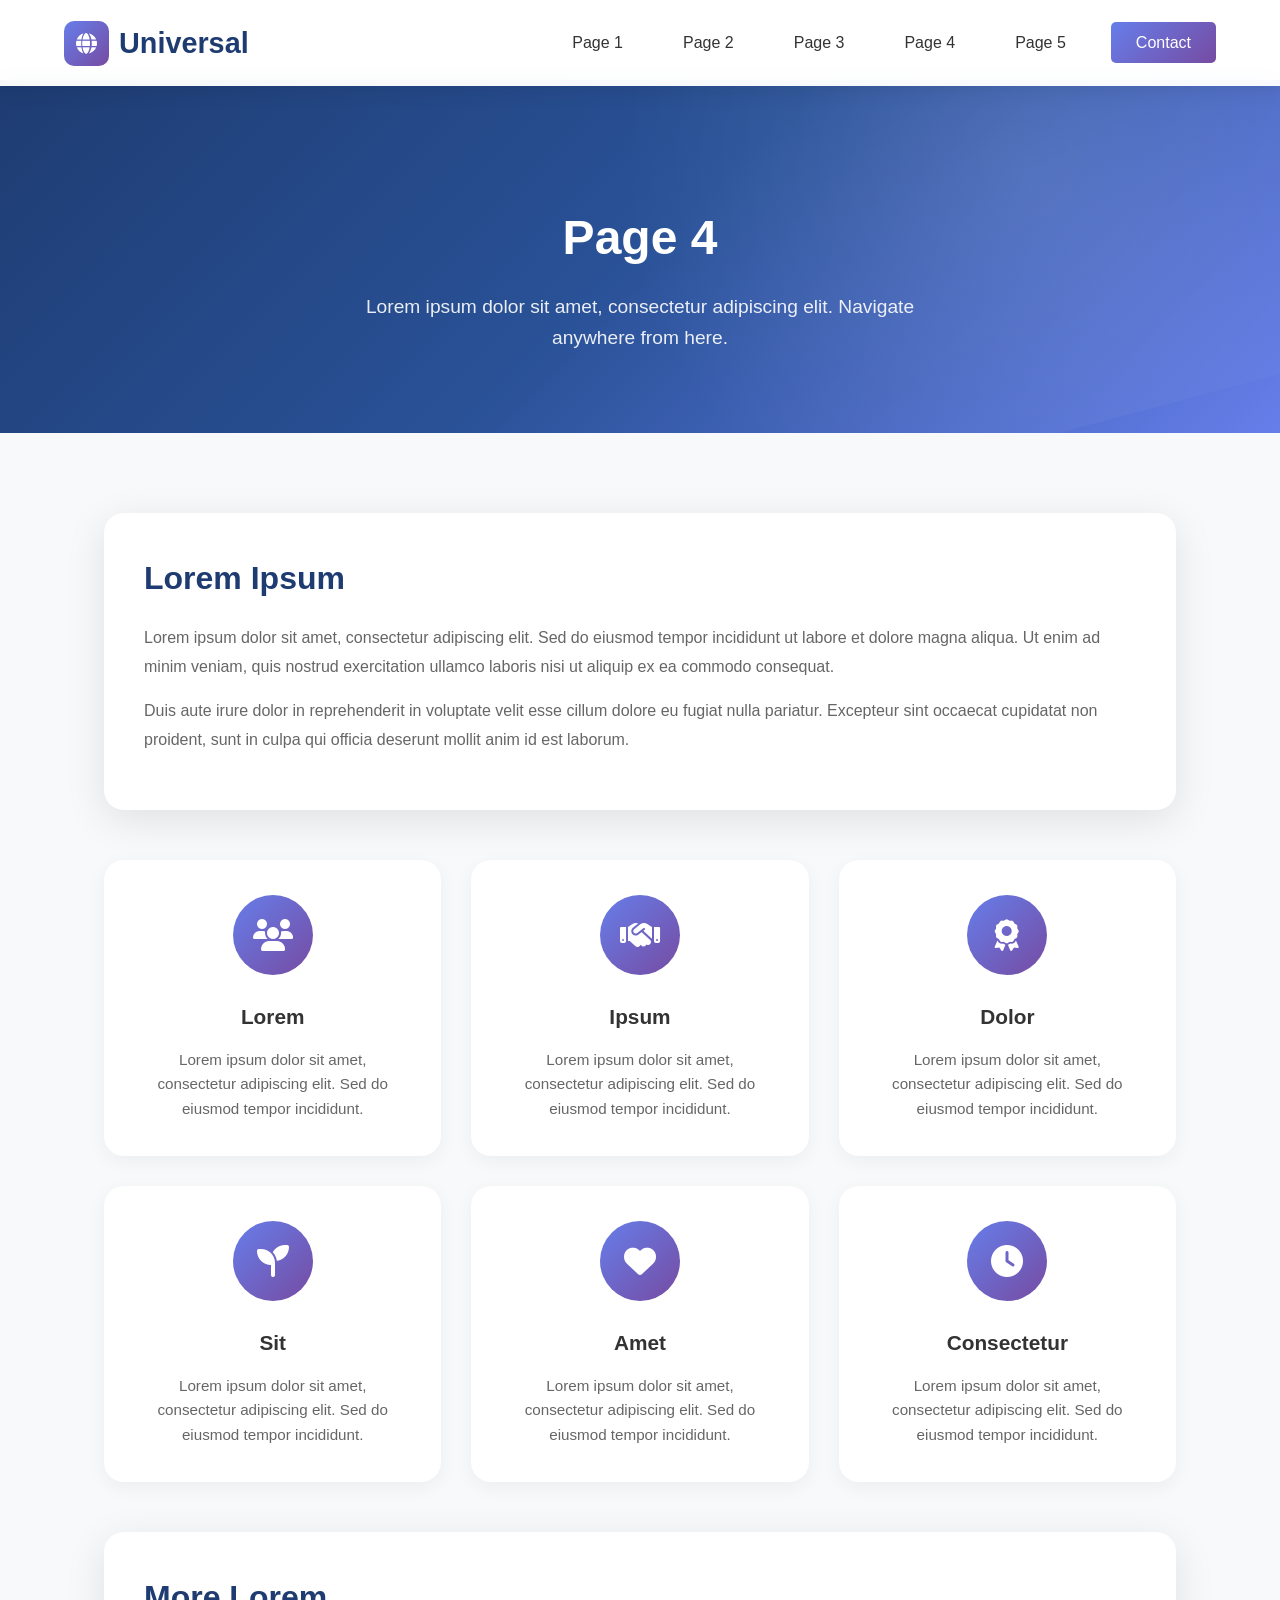
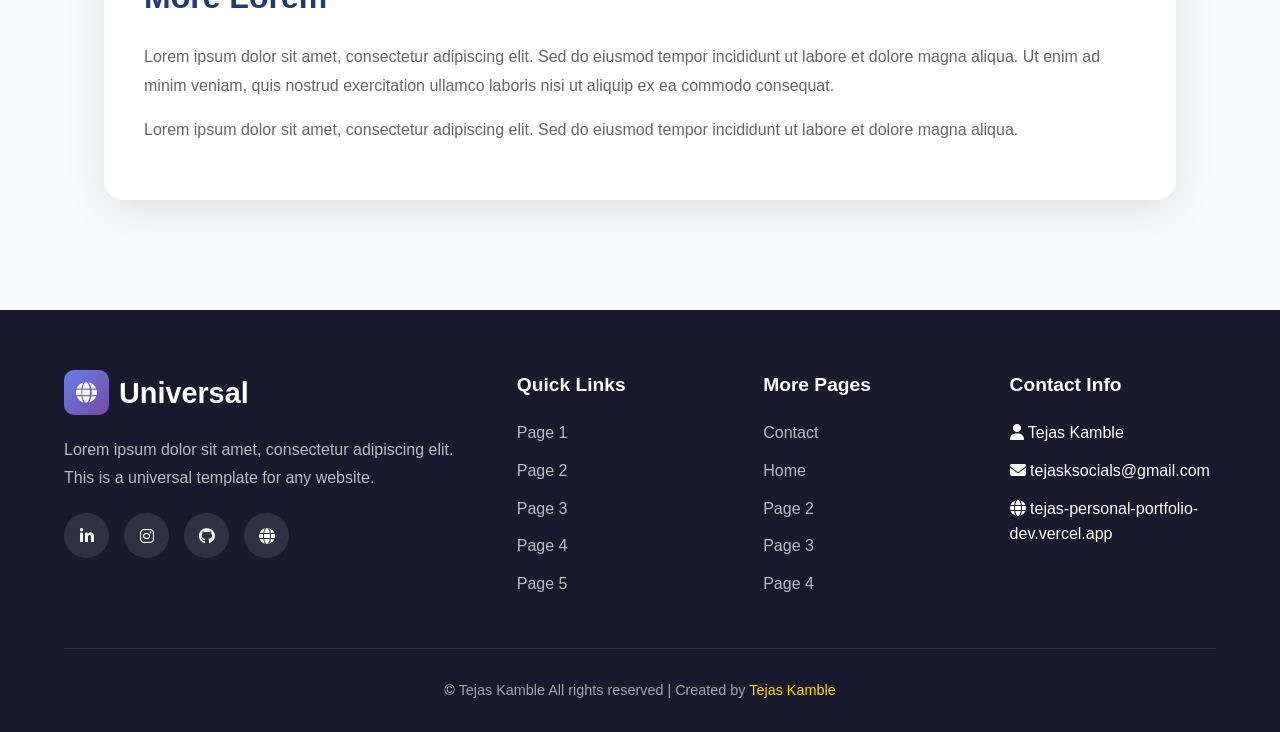
<file: skills.html>
<!DOCTYPE html>
<html lang="en">
<head>
    <meta charset="UTF-8">
    <meta name="viewport" content="width=device-width, initial-scale=1.0">
    <title>Page 4 - Universal Template</title>
    <link rel="stylesheet" href="https://cdnjs.cloudflare.com/ajax/libs/font-awesome/6.4.0/css/all.min.css">
    <link rel="stylesheet" href="style.css">
</head>
<body>
    <!-- Navigation -->
    <nav>
        <a href="page1.html" class="logo">
            <div class="logo-icon">
                <i class="fas fa-globe"></i>
            </div>
            Universal
        </a>
        <ul class="nav-links">
           <li><a href="index.html">Page 1</a></li>
            <li><a href="about.html">Page 2</a></li>
            <li><a href="projects.html">Page 3</a></li>
            <li><a href="skills.html">Page 4</a></li>
            <li><a href="feedback.html">Page 5</a></li>
            <li><a href="contact.html" class="nav-btn">Contact</a></li>
        </ul>
        <div class="hamburger">
            <span></span>
            <span></span>
            <span></span>
        </div>
    </nav>

   <!-- Mobile Menu -->
    <div class="mobile-menu">
        <a href="index.html">Page 1</a>
        <a href="about.html">Page 2</a>
        <a href="projects.html">Page 3</a>
        <a href="skills.html">Page 4</a>
        <a href="feedback.html">Page 5</a>
        <a href="contact.html" class="nav-btn">Contact</a>
    </div>

    <!-- Main Content -->
    <main>
        <!-- Page Hero -->
        <section class="page-hero">
            <h1>Page 4</h1>
            <p>Lorem ipsum dolor sit amet, consectetur adipiscing elit. Navigate anywhere from here.</p>
        </section>

        <!-- Content Section -->
        <section class="content-section">
            <div class="content-card">
                <h2>Lorem Ipsum</h2>
                <p>Lorem ipsum dolor sit amet, consectetur adipiscing elit. Sed do eiusmod tempor incididunt ut labore et dolore magna aliqua. Ut enim ad minim veniam, quis nostrud exercitation ullamco laboris nisi ut aliquip ex ea commodo consequat.</p>
                <p>Duis aute irure dolor in reprehenderit in voluptate velit esse cillum dolore eu fugiat nulla pariatur. Excepteur sint occaecat cupidatat non proident, sunt in culpa qui officia deserunt mollit anim id est laborum.</p>
            </div>

            <div class="features-grid">
                <div class="feature-item">
                    <div class="feature-icon">
                        <i class="fas fa-users"></i>
                    </div>
                    <h3>Lorem</h3>
                    <p>Lorem ipsum dolor sit amet, consectetur adipiscing elit. Sed do eiusmod tempor incididunt.</p>
                </div>
                <div class="feature-item">
                    <div class="feature-icon">
                        <i class="fas fa-handshake"></i>
                    </div>
                    <h3>Ipsum</h3>
                    <p>Lorem ipsum dolor sit amet, consectetur adipiscing elit. Sed do eiusmod tempor incididunt.</p>
                </div>
                <div class="feature-item">
                    <div class="feature-icon">
                        <i class="fas fa-award"></i>
                    </div>
                    <h3>Dolor</h3>
                    <p>Lorem ipsum dolor sit amet, consectetur adipiscing elit. Sed do eiusmod tempor incididunt.</p>
                </div>
                <div class="feature-item">
                    <div class="feature-icon">
                        <i class="fas fa-seedling"></i>
                    </div>
                    <h3>Sit</h3>
                    <p>Lorem ipsum dolor sit amet, consectetur adipiscing elit. Sed do eiusmod tempor incididunt.</p>
                </div>
                <div class="feature-item">
                    <div class="feature-icon">
                        <i class="fas fa-heart"></i>
                    </div>
                    <h3>Amet</h3>
                    <p>Lorem ipsum dolor sit amet, consectetur adipiscing elit. Sed do eiusmod tempor incididunt.</p>
                </div>
                <div class="feature-item">
                    <div class="feature-icon">
                        <i class="fas fa-clock"></i>
                    </div>
                    <h3>Consectetur</h3>
                    <p>Lorem ipsum dolor sit amet, consectetur adipiscing elit. Sed do eiusmod tempor incididunt.</p>
                </div>
            </div>

            <div class="content-card" style="margin-top: 50px;">
                <h2>More Lorem</h2>
                <p>Lorem ipsum dolor sit amet, consectetur adipiscing elit. Sed do eiusmod tempor incididunt ut labore et dolore magna aliqua. Ut enim ad minim veniam, quis nostrud exercitation ullamco laboris nisi ut aliquip ex ea commodo consequat.</p>
                <p>Lorem ipsum dolor sit amet, consectetur adipiscing elit. Sed do eiusmod tempor incididunt ut labore et dolore magna aliqua.</p>
            </div>
        </section>
    </main>

    <!-- Footer -->
    <footer>
        <div class="footer-grid">
            <div class="footer-about">
                <a href="page1.html" class="logo">
                    <div class="logo-icon">
                        <i class="fas fa-globe"></i>
                    </div>
                    Universal
                </a>
                <p>Lorem ipsum dolor sit amet, consectetur adipiscing elit. This is a universal template for any website.</p>
                <div class="footer-social">
                    <a href="https://www.linkedin.com/in/tejas-kamble-5342443b1?utm_source=share_via&utm_content=profile&utm_medium=member_android" target="_blank" rel="noopener noreferrer" title="LinkedIn"><i class="fab fa-linkedin-in"></i></a>
                    <a href="https://www.instagram.com/tejasworkspace_u1?igsh=MXRzcG55N3psbWxzbw==" target="_blank" rel="noopener noreferrer" title="Instagram"><i class="fab fa-instagram"></i></a>
                    <a href="https://github.com/tejasworkspacews1-ui" target="_blank" rel="noopener noreferrer" title="GitHub"><i class="fab fa-github"></i></a>
                    <a href="https://tejas-personal-portfolio-dev.vercel.app/" target="_blank" rel="noopener noreferrer" title="Website"><i class="fas fa-globe"></i></a>
                </div>
            </div>
            <div class="footer-column">
                <h4>Quick Links</h4>
                <ul>
                    <li><a href="page1.html">Page 1</a></li>
                    <li><a href="page2.html">Page 2</a></li>
                    <li><a href="page3.html">Page 3</a></li>
                    <li><a href="page4.html">Page 4</a></li>
                    <li><a href="page5.html">Page 5</a></li>
                </ul>
            </div>
            <div class="footer-column">
                <h4>More Pages</h4>
                <ul>
                    <li><a href="contact.html">Contact</a></li>
                    <li><a href="page1.html">Home</a></li>
                    <li><a href="page2.html">Page 2</a></li>
                    <li><a href="page3.html">Page 3</a></li>
                    <li><a href="page4.html">Page 4</a></li>
                </ul>
            </div>
            <div class="footer-column">
                <h4>Contact Info</h4>
                <ul>
                    <li><i class="fas fa-user"></i> Tejas Kamble</li>
                    <li><i class="fas fa-envelope"></i> tejasksocials@gmail.com</li>
                    <li><i class="fas fa-globe"></i> tejas-personal-portfolio-dev.vercel.app</li>
                </ul>
            </div>
        </div>
        <div class="footer-bottom">
            <p>&copy; Tejas Kamble All rights reserved | Created by <a href="https://tejas-personal-portfolio-dev.vercel.app/" target="_blank" rel="noopener noreferrer">Tejas Kamble</a></p>
        </div>
    </footer>

    <script src="script.js"></script>
</body>
</html>
</file>
<file: style.css>
/* Universal Template - Shared Styles */
* {
    margin: 0;
    padding: 0;
    box-sizing: border-box;
}

body {
    font-family: 'Segoe UI', Tahoma, Geneva, Verdana, sans-serif;
    line-height: 1.6;
    color: #333;
    background: #f8f9fa;
}

/* Navigation */
nav {
    background: rgba(255, 255, 255, 0.95);
    padding: 20px 5%;
    display: flex;
    justify-content: space-between;
    align-items: center;
    position: fixed;
    width: 100%;
    top: 0;
    z-index: 1000;
    box-shadow: 0 2px 20px rgba(0, 0, 0, 0.1);
    backdrop-filter: blur(10px);
}

.logo {
    display: flex;
    align-items: center;
    gap: 10px;
    font-size: 1.8rem;
    font-weight: 700;
    color: #1e3c72;
    text-decoration: none;
}

.logo-icon {
    width: 45px;
    height: 45px;
    background: linear-gradient(135deg, #667eea 0%, #764ba2 100%);
    border-radius: 10px;
    display: flex;
    align-items: center;
    justify-content: center;
    color: white;
    font-size: 1.3rem;
}

.nav-links {
    display: flex;
    gap: 30px;
    list-style: none;
}

.nav-links a {
    color: #333;
    text-decoration: none;
    font-weight: 500;
    transition: color 0.3s ease;
    padding: 10px 15px;
    border-radius: 5px;
}

.nav-links a:hover {
    color: #667eea;
    background: rgba(102, 126, 234, 0.1);
}

.nav-btn {
    background: linear-gradient(135deg, #667eea 0%, #764ba2 100%);
    color: white !important;
    padding: 12px 25px !important;
    border-radius: 25px;
    transition: transform 0.3s ease, box-shadow 0.3s ease !important;
}

.nav-btn:hover {
    transform: translateY(-2px);
    box-shadow: 0 5px 15px rgba(102, 126, 234, 0.4);
    background: rgba(102, 126, 234, 0.1) !important;
}

/* Hamburger Menu */
.hamburger {
    display: none;
    flex-direction: column;
    gap: 5px;
    cursor: pointer;
    padding: 10px;
    z-index: 1001;
}

.hamburger span {
    width: 25px;
    height: 3px;
    background: #333;
    border-radius: 3px;
    transition: all 0.3s ease;
}

.hamburger.active span:nth-child(1) {
    transform: rotate(45deg) translate(5px, 5px);
}

.hamburger.active span:nth-child(2) {
    opacity: 0;
}

.hamburger.active span:nth-child(3) {
    transform: rotate(-45deg) translate(5px, -5px);
}

/* Mobile Menu Overlay */
.mobile-menu {
    display: none;
    position: fixed;
    top: 0;
    left: 0;
    width: 100%;
    height: 100vh;
    background: rgba(255, 255, 255, 0.98);
    z-index: 999;
    flex-direction: column;
    justify-content: center;
    align-items: center;
    gap: 30px;
    opacity: 0;
    transition: opacity 0.3s ease;
}

.mobile-menu.active {
    opacity: 1;
}

.mobile-menu a {
    color: #333;
    text-decoration: none;
    font-size: 1.5rem;
    font-weight: 500;
    transition: color 0.3s ease;
}

.mobile-menu a:hover {
    color: #667eea;
}

.mobile-menu .nav-btn {
    background: linear-gradient(135deg, #667eea 0%, #764ba2 100%);
    color: white !important;
    padding: 15px 35px;
    border-radius: 30px;
}

/* Main Content */
main {
    padding-top: 80px;
    min-height: calc(100vh - 200px);
}

/* Page Hero Section */
.page-hero {
    background: linear-gradient(135deg, #1e3c72 0%, #2a5298 50%, #667eea 100%);
    padding: 120px 5% 80px;
    text-align: center;
    color: white;
    position: relative;
    overflow: hidden;
}

.page-hero::before {
    content: '';
    position: absolute;
    top: -50%;
    right: -20%;
    width: 80%;
    height: 150%;
    background: radial-gradient(circle, rgba(255,255,255,0.1) 0%, transparent 70%);
    transform: rotate(-15deg);
}

.page-hero h1 {
    font-size: 3rem;
    margin-bottom: 15px;
    position: relative;
    z-index: 1;
}

.page-hero p {
    font-size: 1.2rem;
    opacity: 0.9;
    position: relative;
    z-index: 1;
    max-width: 600px;
    margin: 0 auto;
}

/* Content Section */
.content-section {
    padding: 80px 5%;
    max-width: 1200px;
    margin: 0 auto;
}

.content-card {
    background: white;
    padding: 40px;
    border-radius: 20px;
    box-shadow: 0 10px 40px rgba(0, 0, 0, 0.1);
    margin-bottom: 30px;
}

.content-card h2 {
    color: #1e3c72;
    font-size: 2rem;
    margin-bottom: 20px;
}

.content-card p {
    color: #666;
    line-height: 1.8;
    margin-bottom: 15px;
}

/* Features Grid */
.features-grid {
    display: grid;
    grid-template-columns: repeat(3, 1fr);
    gap: 30px;
    margin-top: 50px;
}

.feature-item {
    background: white;
    padding: 35px;
    border-radius: 20px;
    text-align: center;
    transition: all 0.3s ease;
    box-shadow: 0 5px 20px rgba(0, 0, 0, 0.05);
}

.feature-item:hover {
    transform: translateY(-10px);
    box-shadow: 0 15px 40px rgba(0, 0, 0, 0.1);
}

.feature-icon {
    width: 80px;
    height: 80px;
    background: linear-gradient(135deg, #667eea 0%, #764ba2 100%);
    border-radius: 50%;
    display: flex;
    align-items: center;
    justify-content: center;
    margin: 0 auto 25px;
    color: white;
    font-size: 2rem;
}

.feature-item h3 {
    color: #333;
    font-size: 1.3rem;
    margin-bottom: 15px;
}

.feature-item p {
    color: #666;
    font-size: 0.95rem;
}

/* Contact Form */
.contact-container {
    display: grid;
    grid-template-columns: 1fr 1fr;
    gap: 50px;
    align-items: start;
}

.contact-info {
    background: white;
    padding: 40px;
    border-radius: 20px;
    box-shadow: 0 10px 40px rgba(0, 0, 0, 0.1);
}

.contact-info h2 {
    color: #1e3c72;
    font-size: 2rem;
    margin-bottom: 20px;
}

.contact-info p {
    color: #666;
    margin-bottom: 30px;
    line-height: 1.8;
}

.contact-details {
    list-style: none;
}

.contact-details li {
    display: flex;
    align-items: center;
    gap: 15px;
    padding: 15px 0;
    border-bottom: 1px solid #eee;
}

.contact-details li:last-child {
    border-bottom: none;
}

.contact-details li i {
    width: 45px;
    height: 45px;
    background: linear-gradient(135deg, #667eea 0%, #764ba2 100%);
    border-radius: 50%;
    display: flex;
    align-items: center;
    justify-content: center;
    color: white;
    font-size: 1.2rem;
}

.contact-details li .info-text {
    flex: 1;
}

.contact-details li .info-label {
    font-size: 0.85rem;
    color: #999;
    margin-bottom: 3px;
}

.contact-details li .info-value {
    color: #333;
    font-weight: 500;
}

.contact-form {
    background: white;
    padding: 40px;
    border-radius: 20px;
    box-shadow: 0 10px 40px rgba(0, 0, 0, 0.1);
}

.contact-form h2 {
    color: #1e3c72;
    font-size: 2rem;
    margin-bottom: 20px;
}

.form-group {
    margin-bottom: 20px;
}

.form-group label {
    display: block;
    color: #333;
    font-weight: 500;
    margin-bottom: 8px;
}

.form-group input,
.form-group textarea {
    width: 100%;
    padding: 15px;
    border: 2px solid #eee;
    border-radius: 10px;
    font-size: 1rem;
    font-family: inherit;
    transition: border-color 0.3s ease;
}

.form-group input:focus,
.form-group textarea:focus {
    outline: none;
    border-color: #667eea;
}

.form-group textarea {
    resize: vertical;
    min-height: 150px;
}

.submit-btn {
    background: linear-gradient(135deg, #667eea 0%, #764ba2 100%);
    color: white;
    padding: 18px 40px;
    border: none;
    border-radius: 30px;
    font-size: 1.1rem;
    font-weight: 600;
    cursor: pointer;
    transition: all 0.3s ease;
    width: 100%;
}

.submit-btn:hover {
    transform: translateY(-3px);
    box-shadow: 0 10px 30px rgba(102, 126, 234, 0.4);
}

/* Social Links in Contact */
.social-links-section {
    margin-top: 30px;
}

.social-links-section h3 {
    color: #333;
    font-size: 1.2rem;
    margin-bottom: 15px;
}

.social-icons {
    display: flex;
    gap: 15px;
}

.social-icons a {
    width: 50px;
    height: 50px;
    background: linear-gradient(135deg, #667eea 0%, #764ba2 100%);
    border-radius: 50%;
    display: flex;
    align-items: center;
    justify-content: center;
    color: white;
    text-decoration: none;
    font-size: 1.3rem;
    transition: all 0.3s ease;
}

.social-icons a:hover {
    transform: translateY(-5px);
    box-shadow: 0 10px 25px rgba(102, 126, 234, 0.4);
}

/* Footer */
footer {
    background: #1a1a2e;
    color: white;
    padding: 60px 5% 30px;
}

.footer-grid {
    max-width: 1200px;
    margin: 0 auto;
    display: grid;
    grid-template-columns: 2fr 1fr 1fr 1fr;
    gap: 40px;
    margin-bottom: 40px;
}

.footer-about .logo {
    color: white;
    margin-bottom: 20px;
}

.footer-about p {
    color: rgba(255, 255, 255, 0.7);
    line-height: 1.8;
    margin-bottom: 20px;
}

.footer-column h4 {
    font-size: 1.2rem;
    margin-bottom: 20px;
    color: white;
}

.footer-column ul {
    list-style: none;
}

.footer-column ul li {
    margin-bottom: 12px;
}

.footer-column ul li a {
    color: rgba(255, 255, 255, 0.7);
    text-decoration: none;
    transition: color 0.3s ease;
}

.footer-column ul li a:hover {
    color: #ffd700;
}

.footer-social {
    display: flex;
    gap: 15px;
    margin-top: 20px;
}

.footer-social a {
    width: 45px;
    height: 45px;
    background: rgba(255, 255, 255, 0.1);
    border-radius: 50%;
    display: flex;
    align-items: center;
    justify-content: center;
    color: white;
    text-decoration: none;
    transition: all 0.3s ease;
}

.footer-social a:hover {
    background: #667eea;
    transform: translateY(-3px);
}

.footer-bottom {
    text-align: center;
    padding-top: 30px;
    border-top: 1px solid rgba(255, 255, 255, 0.1);
    color: rgba(255, 255, 255, 0.6);
    font-size: 0.9rem;
}

.footer-bottom a {
    color: #ffd700;
    text-decoration: none;
}

.footer-bottom a:hover {
    text-decoration: underline;
}

/* Responsive */
@media (max-width: 1024px) {
    .features-grid {
        grid-template-columns: repeat(2, 1fr);
    }
    
    .footer-grid {
        grid-template-columns: repeat(2, 1fr);
    }
    
    .contact-container {
        grid-template-columns: 1fr;
    }
}

@media (max-width: 768px) {
    nav {
        padding: 15px 5%;
    }
    
    .nav-links {
        display: none;
    }
    
    .hamburger {
        display: flex;
    }
    
    .mobile-menu {
        display: flex;
    }
    
    .page-hero h1 {
        font-size: 2.2rem;
    }
    
    .page-hero p {
        font-size: 1rem;
    }
    
    .features-grid {
        grid-template-columns: 1fr;
    }
    
    .content-section {
        padding: 50px 5%;
    }
    
    .content-card {
        padding: 30px;
    }
    
    .contact-info,
    .contact-form {
        padding: 30px;
    }
    
    .footer-grid {
        grid-template-columns: 1fr;
        text-align: center;
    }
    
    .footer-social {
        justify-content: center;
    }
    
    .logo {
        font-size: 1.5rem;
    }
    
    .logo-icon {
        width: 38px;
        height: 38px;
    }
}

@media (max-width: 480px) {
    .page-hero h1 {
        font-size: 1.8rem;
    }
    
    .content-card h2 {
        font-size: 1.6rem;
    }
    
    .feature-icon {
        width: 60px;
        height: 60px;
        font-size: 1.5rem;
    }
}
</file>
